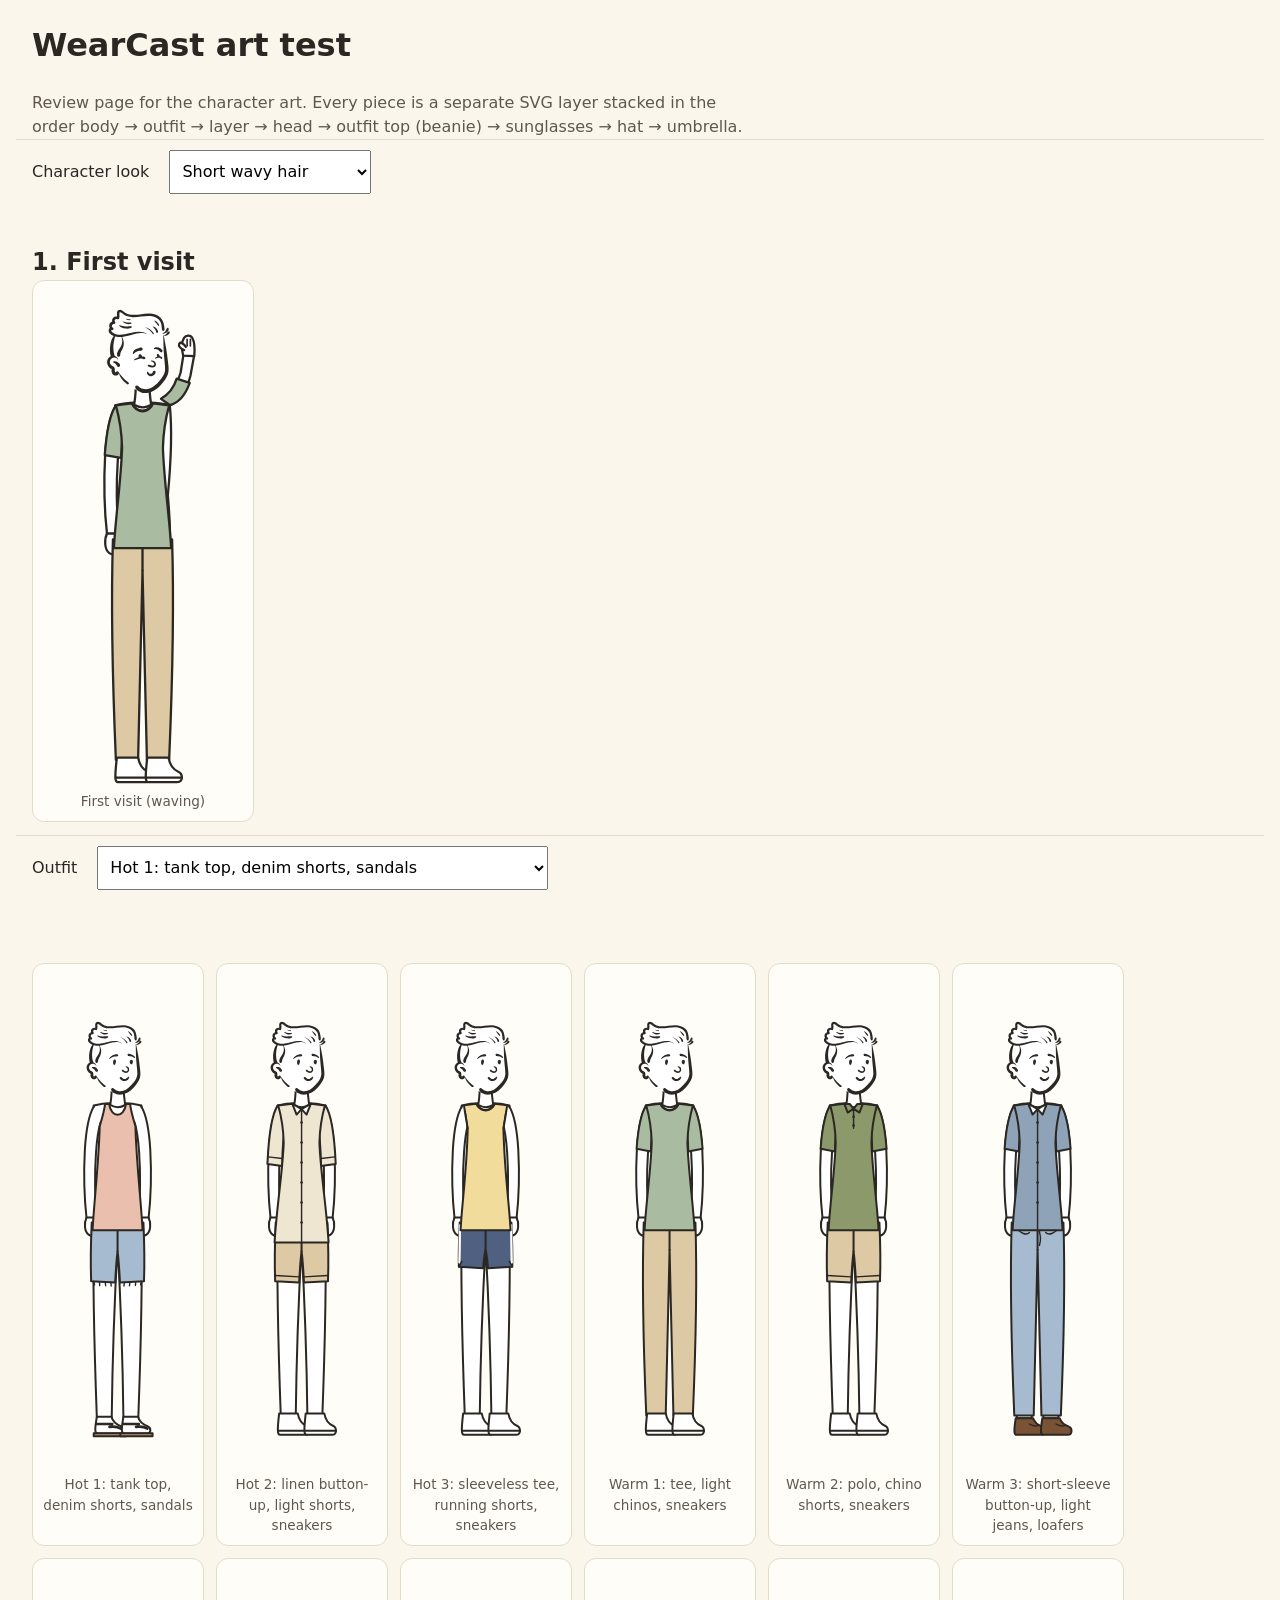
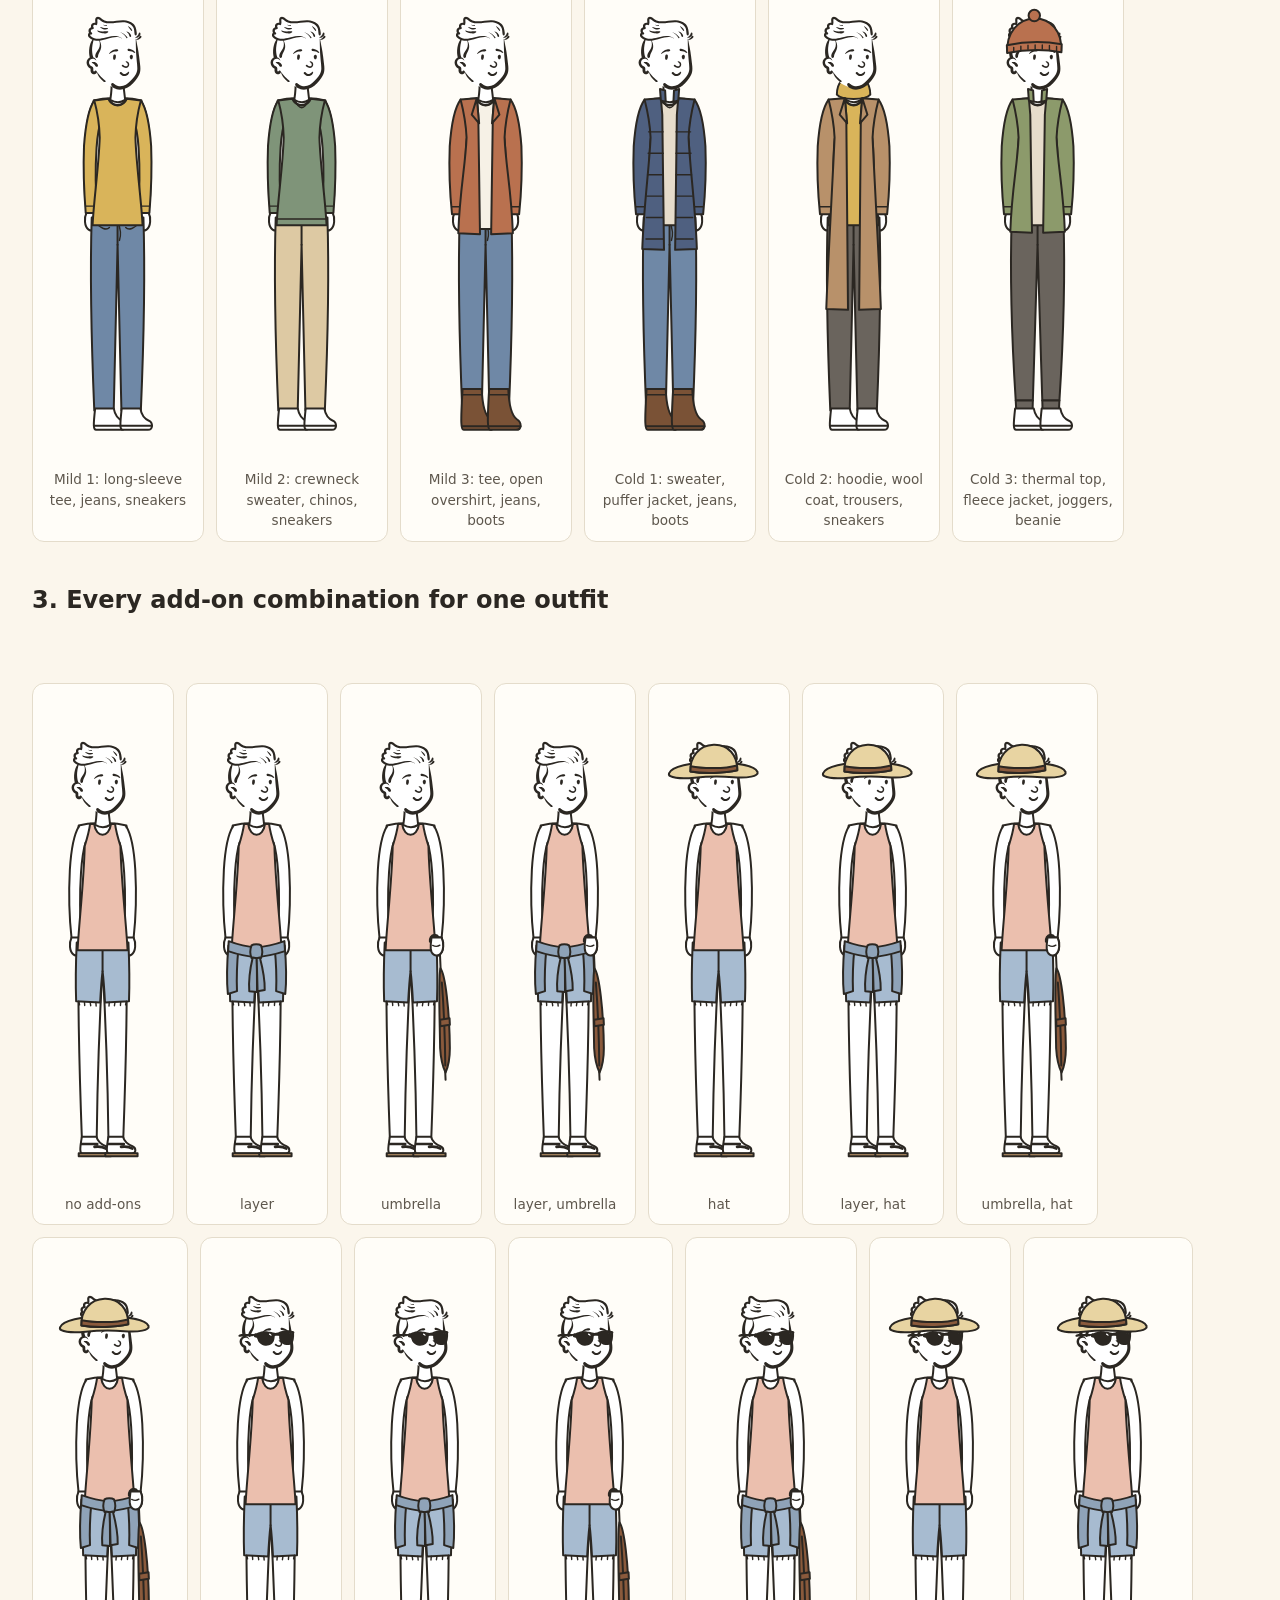
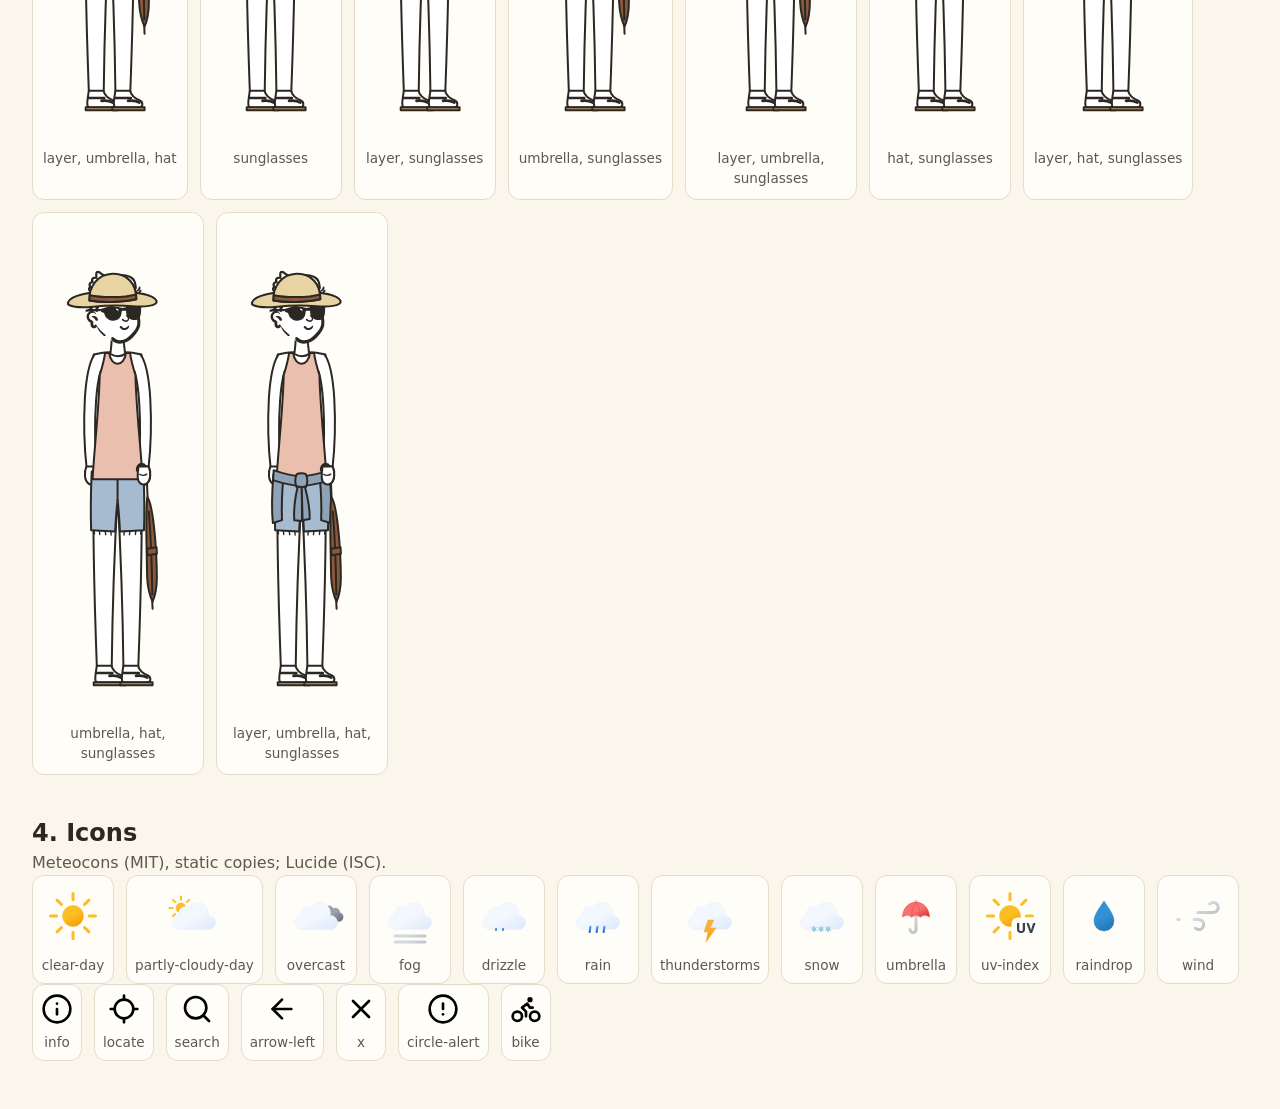
<file: art-test.html>
<!doctype html>
<html lang="en">
<head>
  <meta charset="utf-8">
  <meta name="viewport" content="width=device-width, initial-scale=1">
  <title>WearCast art test</title>
  <meta name="robots" content="noindex">
  <link rel="stylesheet" href="styles.css">
  <style>
    /* Art review page (plan CP4–CP5). Not linked from the app. */
    body { max-width: none; padding-bottom: 48px; }
    h2 { margin-top: 40px; }
    .note { color: var(--text-muted); max-width: 70ch; }
    .grid { display: flex; flex-wrap: wrap; gap: 12px; }
    figure { margin: 0; padding: 10px; background: var(--surface); border: 1px solid #e4dccb; border-radius: var(--radius); text-align: center; }
    figcaption { font-size: 0.85rem; color: var(--text-muted); max-width: 150px; margin-inline: auto; }
    /* Every character layer shares one viewBox, so stacked images line up exactly. */
    .character { position: relative; width: 120px; aspect-ratio: 840 / 3060; margin-inline: auto; }
    .character.large { width: 200px; }
    .character img { position: absolute; inset: 0; width: 100%; height: 100%; }
    .icons img { width: 64px; height: 64px; }
    .icons figure { padding: 8px; }
    .lucide img { width: 32px; height: 32px; }
    .controls { display: flex; flex-wrap: wrap; gap: 8px 20px; align-items: center; }
    .controls label { display: inline-flex; align-items: center; gap: 8px; min-height: 44px; }
    .controls input { width: 22px; height: 22px; }
    select { font: inherit; min-height: 44px; padding: 0 8px; }
  </style>
</head>
<body>
  <header class="app-header">
    <h1 class="app-name">WearCast art test</h1>
    <p class="note">Review page for the character art. Every piece is a separate SVG layer stacked in the order
      body → outfit → layer → head → outfit top (beanie) → sunglasses → hat → umbrella.</p>
  </header>

  <div class="controls">
    <label for="style-pick">Character look</label>
    <select id="style-pick">
      <option value="short">Short wavy hair</option>
      <option value="medium">Shoulder-length hair</option>
    </select>
  </div>

  <h2>1. First visit</h2>
  <div class="grid" id="wave"></div>

  <h2>2. All 12 outfits</h2>
  <div class="controls" id="addon-toggles"></div>
  <div class="grid" id="outfits"></div>

  <h2>3. Every add-on combination for one outfit</h2>
  <div class="controls">
    <label for="outfit-pick">Outfit</label>
    <select id="outfit-pick"></select>
  </div>
  <div class="grid" id="combos"></div>

  <h2>4. Icons</h2>
  <p class="note">Meteocons (MIT), static copies; Lucide (ISC).</p>
  <div class="grid icons" id="icons-meteocons"></div>
  <div class="grid icons lucide" id="icons-lucide"></div>

  <script type="module">
    const OUTFITS = {
      'hot-1': 'Hot 1: tank top, denim shorts, sandals',
      'hot-2': 'Hot 2: linen button-up, light shorts, sneakers',
      'hot-3': 'Hot 3: tee dress, sandals',
      'warm-1': 'Warm 1: tee, light chinos, sneakers',
      'warm-2': 'Warm 2: tee, mid-length skirt, sneakers',
      'warm-3': 'Warm 3: short-sleeve button-up, light jeans, loafers',
      'mild-1': 'Mild 1: long-sleeve tee, jeans, sneakers',
      'mild-2': 'Mild 2: crewneck sweater, chinos, sneakers',
      'mild-3': 'Mild 3: tee, open overshirt, jeans, boots',
      'cold-1': 'Cold 1: sweater, puffer jacket, jeans, boots',
      'cold-2': 'Cold 2: hoodie, wool coat, trousers, sneakers',
      'cold-3': 'Cold 3: thermal top, fleece jacket, joggers, beanie',
    };
    const HAS_TOP = new Set(['cold-3']); // outfits with a piece drawn above the head
    // Character looks (spec R34): the Short wavy look swaps Hot 3 and Warm 2 for its own outfits.
    const LOOKS = {
      short: { head: 'head', waveHead: 'head-wave', swaps: { 'hot-3': 'Hot 3: sleeveless tee, running shorts, sneakers', 'warm-2': 'Warm 2: polo, chino shorts, sneakers' } },
      medium: { head: 'head-medium', waveHead: 'head-medium-wave', swaps: {} },
    };
    const stylePick = document.getElementById('style-pick');
    const look = () => LOOKS[stylePick.value];
    const outfitName = (id) => look().swaps[id] ?? OUTFITS[id];
    const ADD_ONS = ['layer', 'umbrella', 'hat', 'sunglasses'];

    /** Stack the layers for one character, in drawing order. */
    function character(outfit, on = {}, size = '') {
      const files = ['body', look().swaps[outfit] ? `outfit-${outfit}-${stylePick.value}` : `outfit-${outfit}`];
      if (on.layer) files.push('layer');
      files.push(look().head);
      if (HAS_TOP.has(outfit)) files.push(`outfit-${outfit}-top`);
      if (on.sunglasses) files.push('sunglasses');
      if (on.hat) files.push('hat');
      if (on.umbrella) files.push('umbrella');
      return stack(files, size);
    }

    function stack(files, size = '') {
      const div = document.createElement('div');
      div.className = `character ${size}`;
      div.innerHTML = files.map((f) => `<img src="assets/character/${f}.svg" alt="">`).join('');
      return div;
    }

    function figure(content, caption) {
      const fig = document.createElement('figure');
      fig.append(content);
      fig.insertAdjacentHTML('beforeend', `<figcaption>${caption}</figcaption>`);
      return fig;
    }

    // 1. First visit: waving body, Warm 1 with a raised sleeve, winking head
    function drawWave() {
      document.getElementById('wave').replaceChildren(figure(stack(['body-wave', 'outfit-wave', look().waveHead], 'large'), 'First visit (waving)'));
    }

    // 2. All outfits with the chosen add-ons
    const toggles = document.getElementById('addon-toggles');
    toggles.innerHTML = ADD_ONS.map((a) => `<label><input type="checkbox" value="${a}"> ${a}</label>`).join('');
    function drawOutfits() {
      const on = Object.fromEntries([...toggles.querySelectorAll('input')].map((i) => [i.value, i.checked]));
      document.getElementById('outfits').replaceChildren(
        ...Object.keys(OUTFITS).map((id) => figure(character(id, on), outfitName(id))),
      );
    }
    toggles.addEventListener('change', drawOutfits);

    // 3. All 16 add-on combinations for one outfit
    const pick = document.getElementById('outfit-pick');
    function drawCombos() {
      const figures = [];
      for (let mask = 0; mask < 16; mask++) {
        const on = Object.fromEntries(ADD_ONS.map((a, i) => [a, Boolean(mask & (1 << i))]));
        figures.push(figure(character(pick.value, on), ADD_ONS.filter((a) => on[a]).join(', ') || 'no add-ons'));
      }
      document.getElementById('combos').replaceChildren(...figures);
    }
    pick.addEventListener('change', drawCombos);

    function drawAll() {
      pick.innerHTML = Object.keys(OUTFITS).map((id) => `<option value="${id}"${id === pick.value ? ' selected' : ''}>${outfitName(id)}</option>`).join('');
      drawWave();
      drawOutfits();
      drawCombos();
    }
    stylePick.addEventListener('change', drawAll);
    drawAll();

    // 4. Icons
    const icon = (src, name) => figure(Object.assign(document.createElement('img'), { src, alt: '' }), name);
    const METEOCONS = ['clear-day', 'partly-cloudy-day', 'overcast', 'fog', 'drizzle', 'rain', 'thunderstorms', 'snow', 'umbrella', 'uv-index', 'raindrop', 'wind'];
    document.getElementById('icons-meteocons').append(...METEOCONS.map((n) => icon(`assets/icons/meteocons/${n}.svg`, n)));
    const LUCIDE = ['info', 'locate', 'search', 'arrow-left', 'x', 'circle-alert', 'bike'];
    document.getElementById('icons-lucide').append(...LUCIDE.map((n) => icon(`assets/icons/lucide/${n}.svg`, n)));
  </script>
</body>
</html>
</file>
<file: styles.css>
/* WearCast: soft neutral direction (R32).
   Contrast on --bg, checked at CP1: --text 13.8:1, --text-muted 6.6:1, --accent 5.4:1, --line 3.2:1. */
:root {
  --bg: #fbf6ec;          /* cream */
  --surface: #fffdf8;     /* cards and tiles */
  --text: #2b2722;
  --text-muted: #5e574d;
  --accent: #8a5a3c;      /* muted clay: selected states, links, focus */
  --line: #948a7c;        /* control borders (3:1 minimum) */
  --soft-line: #e4dccb;   /* decorative card edges only */

  --font: system-ui, -apple-system, "Segoe UI", Roboto, "Helvetica Neue", Arial, sans-serif;
  --radius: 12px;
  --gap: 16px;
  --target: 44px;         /* minimum touch target (R30) */
}

*,
*::before,
*::after {
  box-sizing: border-box;
}

html {
  -webkit-text-size-adjust: 100%;
}

body {
  margin: 0;
  min-height: 100vh;
  min-height: 100dvh;
  background: var(--bg);
  color: var(--text);
  font-family: var(--font);
  font-size: 1rem;
  line-height: 1.5;
  padding: 0 max(var(--gap), env(safe-area-inset-right, 0px)) 0 max(var(--gap), env(safe-area-inset-left, 0px));
}

[hidden] {
  display: none !important;
}

a {
  color: var(--accent);
}

p,
h2,
ul {
  margin: 0;
}

button,
input {
  font: inherit;
  color: inherit;
}

:focus-visible {
  outline: 3px solid var(--accent);
  outline-offset: 2px;
}

/* Hidden visually but still read by screen readers. */
.visually-hidden {
  position: absolute;
  width: 1px;
  height: 1px;
  margin: -1px;
  padding: 0;
  overflow: hidden;
  clip: rect(0 0 0 0);
  white-space: nowrap;
  border: 0;
}

/* Test forecast banner (R33): dark on cream-yellow so it can't be missed. */
.test-banner {
  margin: var(--gap) 0 0;
  padding: 8px 12px;
  border: 2px dashed var(--text);
  border-radius: var(--radius);
  background: #f6e7b0;
  color: var(--text);
  font-weight: 600;
  text-align: center;
}

.label {
  color: var(--text-muted);
  font-size: 0.875rem;
}

.icon-button {
  display: inline-grid;
  place-items: center;
  min-width: var(--target);
  min-height: var(--target);
  padding: 0;
  border: 1px solid var(--line);
  border-radius: 50%;
  background: var(--surface);
  cursor: pointer;
}

.icon-button img {
  width: 22px;
  height: 22px;
}

/* ---------- Main, phone (below 768 px) ---------- */

.main-screen {
  position: relative;
  display: flex;
  flex-direction: column;
  min-height: 100vh;
  min-height: 100dvh;
}

.brand {
  display: none; /* laptop header only */
}

/* Context: location, date, Now/Forecast, units, source (R10). Right padding leaves room for ⓘ. */
.context {
  padding-top: max(12px, env(safe-area-inset-top, 0px));
  padding-right: 56px;
}

.info-open {
  position: absolute;
  top: max(12px, env(safe-area-inset-top, 0px));
  right: 0;
}

.place {
  font-size: 1.375rem;
  font-weight: 700;
  line-height: 1.2;
}

.context-line {
  display: flex;
  flex-wrap: wrap;
  align-items: center;
  gap: 4px 10px;
  color: var(--text-muted);
}

/* No date yet (first visit, loading, error): drop the empty slot so "°F · mph" lines up */
#date-label:empty {
  display: none;
}

.tag {
  padding: 0 8px;
  border: 1px solid var(--accent);
  border-radius: 999px;
  color: var(--accent);
  font-size: 0.8125rem;
  font-weight: 600;
}

.source {
  font-size: 0.8125rem;
  color: var(--text-muted);
}

.content {
  flex: 1;
  display: flex;
  flex-direction: column;
  gap: var(--gap);
  padding-block: 12px var(--gap);
}

/* Character card: the largest element, fully above the fold at 390×844 (R12) */
.character-card {
  display: flex;
  justify-content: center;
  padding: 12px var(--gap);
  background: var(--surface);
  border: 1px solid var(--soft-line);
  border-radius: var(--radius);
}

/* ---------- Character style choice (R34) ---------- */

.character-card {
  position: relative;
}

/* Small switch in the card's top-right corner */
.style-switch {
  position: absolute;
  top: 8px;
  right: 8px;
  display: flex;
  gap: 6px;
}

.style-choice {
  display: flex;
  justify-content: center;
  gap: 12px;
}

.style-button {
  position: relative;
  overflow: hidden;
  padding: 0;
  border: 1px solid var(--line);
  border-radius: 10px;
  background: var(--surface);
  cursor: pointer;
}

.style-button.small {
  width: 48px;
  height: 56px;
}

.style-button.large {
  width: 76px;
  height: 88px;
}

/* Selected look: thick clay border, not colour alone (the border width changes too) */
.style-button[aria-pressed="true"] {
  border: 3px solid var(--accent);
}

/* Head-and-shoulders crop of the full figure: the stack is drawn larger than the button and offset */
.style-preview {
  position: absolute;
  left: -6px;
  top: -6px;
  width: 64px;
  aspect-ratio: 840 / 3060;
}

.style-button.large .style-preview {
  left: -8px;
  top: -9px;
  width: 98px;
}

.style-preview img {
  position: absolute;
  inset: 0;
  width: 100%;
  height: 100%;
}

.character {
  position: relative;
  height: clamp(220px, 46dvh, 460px);
  aspect-ratio: 840 / 3060; /* the shared viewBox of every character layer */
}

.character img {
  position: absolute;
  inset: 0;
  width: 100%;
  height: 100%;
}

.recommendation {
  font-size: 1.0625rem;
  font-weight: 600;
  text-align: center;
  margin-top: -4px;
}

/* Weather details (R13) */
.feels {
  display: flex;
  align-items: center;
  gap: 12px;
}

.condition-icon {
  width: 64px;
  height: 64px;
  flex: none;
}

.feels-range {
  font-size: 1.75rem;
  font-weight: 700;
  line-height: 1.1;
}

.tiles {
  display: grid;
  grid-template-columns: repeat(3, 1fr);
  gap: 8px;
  margin-top: 12px;
  padding: 0;
  list-style: none;
}

.tile {
  display: flex;
  flex-direction: column;
  padding: 8px 10px;
  background: var(--surface);
  border: 1px solid var(--soft-line);
  border-radius: var(--radius);
}

.tile .value {
  font-weight: 600;
}

/* Reminders (R15, R17) */
.reminders h2 {
  font-size: 1.0625rem;
  margin-bottom: 8px;
}

.reminder-count {
  margin-left: 6px;
  color: var(--text-muted);
  font-size: 0.875rem;
  font-weight: 400;
}

.reminder-list {
  display: grid;
  gap: 8px;
  padding: 0;
  list-style: none;
}

/* Each reminder row is a checkbox label: one tap target, at least 44 px tall (R16, R30) */
.reminder {
  display: flex;
  align-items: center;
  gap: 10px;
  min-height: var(--target);
  padding: 6px 10px;
  background: var(--surface);
  border: 1px solid var(--soft-line);
  border-radius: var(--radius);
  cursor: pointer;
}

.reminder input {
  flex: none;
  width: 24px;
  height: 24px;
  margin: 0;
  accent-color: var(--accent);
  cursor: pointer;
}

.reminder img {
  width: 36px;
  height: 36px;
  flex: none;
}

/* Ticked: muted and struck through, so the remaining items stand out */
.reminder:has(input:checked) .reminder-text {
  color: var(--text-muted);
  text-decoration: line-through;
}

.reminder-none {
  color: var(--text-muted);
}

/* Bottom controls: stay in thumb reach while the content scrolls (R30).
   They come first in the markup (focus order), so order: 1 draws them after the content. */
.controls {
  order: 1;
  position: sticky;
  bottom: 0;
  display: grid;
  gap: 8px;
  margin-inline: calc(-1 * max(var(--gap), env(safe-area-inset-left, 0px)));
  padding: 10px max(var(--gap), env(safe-area-inset-left, 0px)) max(10px, env(safe-area-inset-bottom, 0px));
  background: var(--bg);
  border-top: 1px solid var(--soft-line);
}

.search {
  display: flex;
  gap: 8px;
}

::placeholder {
  color: var(--text-muted); /* 6.6:1 on the field, above the browser default's 4.5:1 */
  opacity: 1;
}

.search input {
  flex: 1;
  min-width: 0;
  min-height: var(--target);
  padding: 0 14px;
  border: 1px solid var(--line);
  border-radius: 999px;
  background: var(--surface);
}

.day-strip {
  display: grid;
  grid-template-columns: repeat(7, minmax(var(--target), 1fr));
  gap: 4px;
  overflow-x: auto; /* only below about 340 px, so targets stay 44 px */
}

.day-strip button,
.window-toggle button {
  min-height: var(--target);
  border: 1px solid var(--line);
  border-radius: 10px;
  background: var(--surface);
  cursor: pointer;
}

.day-strip button {
  display: flex;
  flex-direction: column;
  align-items: center;
  padding: 4px 0;
  font-size: 0.8125rem;
  line-height: 1.2;
}

.day-name {
  display: flex;
  flex-direction: column;
  align-items: center;
}

.day-num {
  font-weight: 700;
  font-size: 1rem;
}

/* Icon and feels-like range appear on the laptop week strip only */
.day-icon,
.day-range {
  display: none;
}

/* The locate button is icon-only on phone; its text stays available to screen readers */
.locate-label {
  position: absolute;
  width: 1px;
  height: 1px;
  overflow: hidden;
  clip: rect(0 0 0 0);
  white-space: nowrap;
}

.window-toggle {
  display: grid;
  grid-template-columns: 1fr 1fr;
  gap: 4px;
}

.window-toggle button {
  font-weight: 600;
}

/* Selected date and window: filled accent, not colour alone (also bold and outlined) */
.day-strip button[aria-pressed="true"],
.window-toggle button[aria-pressed="true"] {
  background: var(--accent);
  border-color: var(--accent);
  color: #ffffff;
  font-weight: 700;
}

/* ---------- States: loading, error, ended window, first visit (R9, R21, R23, R25) ---------- */

.status-panel {
  display: flex;
  flex-direction: column;
  align-items: center;
  gap: 10px;
  text-align: center;
}

/* Error and ended window replace the character, so the panel becomes the card */
.status-panel[data-status="error"],
.status-panel[data-status="windowEnded"] {
  padding: 32px var(--gap);
  background: var(--surface);
  border: 1px solid var(--soft-line);
  border-radius: var(--radius);
}

.status-icon {
  width: 48px;
  height: 48px;
}

.status-title {
  font-size: 1.25rem;
  font-weight: 700;
  max-width: 30ch;
}

.status-text {
  color: var(--text-muted);
  max-width: 36ch;
}

.status-actions {
  display: flex;
  flex-wrap: wrap;
  justify-content: center;
  gap: 8px;
  margin-top: 4px;
}

.button {
  min-height: var(--target);
  padding: 0 20px;
  border: 1px solid var(--line);
  border-radius: 999px;
  background: var(--surface);
  font-weight: 600;
  cursor: pointer;
}

.button.primary {
  background: var(--accent);
  border-color: var(--accent);
  color: #ffffff;
}

/* Loading: the character as a greyed outline and placeholder bars (R21) */
.character-card.is-loading .character {
  filter: grayscale(1);
  opacity: 0.35;
}

.placeholder-bars {
  display: grid;
  gap: 10px;
  width: min(100%, 320px);
}

.placeholder-bars span {
  height: 14px;
  border-radius: 999px;
  background: var(--soft-line);
}

.placeholder-bars span:last-child {
  width: 60%;
  justify-self: center;
}

/* ---------- Explanations in context (R35) ---------- */

.window-label {
  font-weight: 600;
  color: var(--text);
}

.basis {
  margin-top: -8px;
  font-size: 0.875rem;
  color: var(--text-muted);
  text-align: center;
}

.basis a,
.location-note a {
  display: inline-block;
  padding-block: 12px; /* a 44 px tall tap target around a short link */
  margin-block: -12px;
  font-weight: 600;
}

.location-note {
  margin: 10px 4px 0;
  font-size: 0.875rem;
  color: var(--text-muted);
  max-width: 44ch;
}

/* Day and Evening show their hours under the name */
.window-toggle button {
  display: flex;
  flex-direction: column;
  align-items: center;
  justify-content: center;
  line-height: 1.15;
  padding-block: 4px;
}

.window-hours {
  font-size: 0.75rem;
  font-weight: 400;
}

/* Info → Privacy: each part leads with a one-line summary */
.privacy-summary {
  font-weight: 600;
}

/* ---------- Location notice (R5, R22) ---------- */

.notice {
  padding: 12px 14px;
  background: var(--surface);
  border: 1px solid var(--line);
  border-left: 6px solid var(--accent);
  border-radius: var(--radius);
  font-weight: 600;
}

/* ---------- Search sheet (R3) ---------- */

.sheet {
  /* Phone: a bottom sheet over a dimmed page */
  position: fixed;
  inset: auto 0 0 0;
  width: 100%;
  max-width: 100%;
  max-height: 80dvh;
  margin: 0;
  padding: 8px var(--gap) max(var(--gap), env(safe-area-inset-bottom, 0px));
  overflow-y: auto;
  border: 0;
  border-radius: 20px 20px 0 0;
  background: var(--bg);
  color: var(--text);
  box-shadow: 0 -4px 24px rgb(43 39 34 / 0.18);
}

.sheet::backdrop {
  background: rgb(43 39 34 / 0.35);
}

.sheet-handle {
  width: 44px;
  height: 5px;
  margin: 0 auto 12px;
  border-radius: 999px;
  background: var(--line);
}

.sheet-search {
  display: flex;
  gap: 8px;
}

.sheet-search input {
  flex: 1;
  min-width: 0;
  min-height: var(--target);
  padding: 0 14px;
  border: 1px solid var(--line);
  border-radius: 999px;
  background: var(--surface);
}

.sheet-message {
  margin: 12px 4px 4px;
  color: var(--text-muted);
}

.sheet-results {
  padding: 0;
  list-style: none;
}

.sheet-results button,
.sheet-locate {
  display: flex;
  align-items: center;
  gap: 10px;
  width: 100%;
  min-height: 52px;
  padding: 0 4px;
  border: 0;
  border-bottom: 1px solid var(--soft-line);
  background: none;
  text-align: left;
  font-weight: 600;
  cursor: pointer;
}

.sheet-results button:hover,
.sheet-locate:hover {
  background: var(--surface);
}

.sheet-locate {
  border-bottom: 0;
}

/* "Use my location" and its note stay pinned at the sheet's bottom edge while matches scroll */
.sheet-footer {
  position: sticky;
  bottom: calc(-1 * max(var(--gap), env(safe-area-inset-bottom, 0px)));
  margin: 4px calc(-1 * var(--gap)) 0;
  padding: 4px var(--gap) max(var(--gap), env(safe-area-inset-bottom, 0px));
  background: var(--bg);
  border-top: 1px solid var(--soft-line);
}

.sheet-locate img {
  width: 22px;
  height: 22px;
}

/* ---------- Info (R20) ---------- */

.info-screen {
  display: grid;
  grid-template-columns: auto 1fr;
  grid-template-areas:
    "header  title"
    "content content";
  align-items: center;
  column-gap: 12px;
  padding-block: max(12px, env(safe-area-inset-top, 0px)) 48px;
}

.info-header {
  grid-area: header;
}

.info-header .brand {
  display: none; /* laptop only */
}

.info-title {
  grid-area: title;
  font-size: 1.25rem;
}

.back-button {
  display: inline-flex;
  align-items: center;
  gap: 6px;
  min-height: var(--target);
  padding: 0 14px 0 8px;
  border: 1px solid var(--line);
  border-radius: 999px;
  background: var(--surface);
  cursor: pointer;
  font-weight: 600;
}

.back-button img {
  width: 20px;
  height: 20px;
}

.laptop-only {
  display: none;
}

.info-nav {
  display: none; /* laptop only */
}

.info-content {
  grid-area: content;
  max-width: 70ch;
  margin-top: 12px;
  border-top: 1px solid var(--soft-line);
}

.info-content section {
  padding-top: 20px;
}

.info-content h3 {
  margin: 0 0 6px;
  font-size: 1.125rem;
  scroll-margin-top: 16px;
}

.info-content h4 {
  margin: 14px 0 6px;
  font-size: 1rem;
}

.info-content p,
.info-content ul {
  margin: 0 0 10px;
}

.info-content ul {
  padding-left: 1.2em;
}

.info-content li {
  margin-bottom: 8px;
}

.safety-note {
  margin-top: 16px !important;
  padding: 12px 14px;
  background: var(--surface);
  border: 1px solid var(--line);
  border-left: 6px solid var(--accent);
  border-radius: var(--radius);
  font-weight: 600;
}

/* Tables scroll inside their own box on narrow screens, so the page never scrolls sideways (R31) */
.table-wrap {
  overflow-x: auto;
  margin-bottom: 10px;
}

table {
  width: 100%;
  min-width: 480px;
  border-collapse: collapse;
  font-size: 0.9375rem;
}

th,
td {
  padding: 8px 10px;
  border-bottom: 1px solid var(--soft-line);
  text-align: left;
  vertical-align: top;
}

th {
  font-weight: 700;
  background: var(--surface);
}

/* ---------- Laptop layout, 768 px and up (R29) ----------
   Same markup as phone. .controls dissolves so its search, strip and toggle can sit in the header
   and week-strip rows; the content area becomes character left, details right (R12). */
@media (min-width: 768px) {
  body {
    max-width: 1320px;
    margin-inline: auto;
    padding-inline: 32px;
  }

  .main-screen {
    display: grid;
    grid-template-columns: auto minmax(220px, 400px) 1fr auto auto;
    grid-template-areas:
      "brand   search  .       toggle  info"
      "context context context context context"
      "strip   strip   strip   strip   strip"
      "content content content content content";
    grid-template-rows: auto auto auto 1fr;
    column-gap: var(--gap);
    align-items: center;
  }

  /* Header bar rule under the first row */
  .main-screen::before {
    content: "";
    grid-row: 1;
    grid-column: 1 / -1;
    align-self: stretch;
    border-bottom: 1px solid var(--soft-line);
  }

  .brand {
    display: block;
    grid-area: brand;
    padding-block: 14px;
    font-size: 1.5rem;
    font-weight: 700;
    letter-spacing: -0.01em;
  }

  .controls {
    display: contents; /* a plain div with no role, so nothing is lost for screen readers */
  }

  .search {
    grid-area: search;
  }


  .window-toggle {
    grid-area: toggle;
    width: 220px;
  }

  .info-open {
    position: static;
    grid-area: info;
  }

  .context {
    grid-area: context;
    display: flex;
    flex-wrap: wrap;
    align-items: baseline;
    gap: 4px 16px;
    padding: 20px 0 10px;
  }

  .place {
    font-size: 1.5rem;
  }

  /* Week strip: icon and feels-like high/low per day for the selected window (R7) */
  .day-strip {
    grid-area: strip;
    grid-template-columns: repeat(7, minmax(0, 1fr));
    gap: 8px;
    overflow: visible;
  }

  .day-strip button {
    flex-direction: row;
    justify-content: center;
    flex-wrap: wrap;
    gap: 2px 8px;
    padding: 8px 6px;
    font-size: 0.875rem;
  }

  .day-name {
    flex-direction: row;
    gap: 4px;
    width: 100%;
    justify-content: center;
  }

  .day-name .day-num {
    font-size: 0.875rem;
  }

  .day-icon {
    display: block;
    width: 36px;
    height: 36px;
  }

  .day-range {
    display: block;
    align-self: center;
    font-weight: 600;
  }

  .content {
    grid-area: content;
    display: grid;
    grid-template-columns: minmax(300px, 5fr) 7fr;
    grid-template-rows: auto auto auto auto 1fr;
    grid-template-areas:
      "character recommendation"
      "character basis"
      "character weather"
      "character reminders"
      "character .";
    gap: var(--gap) 32px;
    align-items: start;
    padding-block: 20px 32px;
  }

  .character-card {
    grid-area: character;
    padding-block: 24px;
  }

  /* Fits the character in a 1440×900 window without scrolling (R12) */
  .character {
    height: clamp(360px, calc(100dvh - 400px), 640px);
  }

  /* States sit in the right column on laptop, beside the character (or alone when there is none) */
  .status-panel {
    grid-area: recommendation;
    align-items: flex-start;
    text-align: left;
  }

  .status-actions {
    justify-content: flex-start;
  }

  .basis {
    grid-area: basis;
    margin-top: -8px;
    text-align: left;
  }

  .recommendation {
    grid-area: recommendation;
    margin-top: 8px;
    font-size: 1.375rem;
    text-align: left;
  }

  .weather {
    grid-area: weather;
    display: flex;
    flex-wrap: wrap;
    align-items: center;
    gap: var(--gap) 24px;
    padding: var(--gap);
    background: var(--surface);
    border: 1px solid var(--soft-line);
    border-radius: var(--radius);
  }

  .tiles {
    flex: 1;
    min-width: 280px;
    margin-top: 0;
  }

  .reminders {
    grid-area: reminders;
  }

  /* Two columns of reminders only when each column has room */
  .reminder-list {
    grid-template-columns: repeat(auto-fill, minmax(280px, 1fr));
  }
}

/* Laptop Info: WearCast and ✕ Close in a header bar, "On this page" list beside the content */
@media (min-width: 768px) {
  .info-screen {
    grid-template-columns: 220px minmax(0, 1fr);
    grid-template-areas:
      "header header"
      "nav    title"
      "nav    content";
    align-items: start;
    column-gap: 48px;
    padding-top: 0;
  }

  /* Header bar: WearCast left, ✕ Close right, with a rule beneath */
  .info-header {
    display: flex;
    align-items: center;
    justify-content: space-between;
    border-bottom: 1px solid var(--soft-line);
  }

  .info-header .brand {
    display: block;
    padding-block: 14px;
    font-size: 1.5rem;
    font-weight: 700;
  }

  .info-title {
    margin-top: 24px;
    font-size: 1.75rem;
  }

  .phone-only {
    display: none;
  }

  .laptop-only {
    display: inline;
  }

  .info-nav {
    grid-area: nav;
    display: block;
    position: sticky;
    top: 16px;
    align-self: start;
    padding-top: 20px;
  }

  .info-nav-title {
    margin-bottom: 8px;
    color: var(--text-muted);
    font-size: 0.875rem;
    font-weight: 600;
  }

  .info-nav ul {
    padding: 0;
    list-style: none;
    border-left: 2px solid var(--soft-line);
  }

  .info-nav a {
    display: flex;
    align-items: center;
    min-height: var(--target);
    padding: 4px 12px;
    color: var(--text);
    text-decoration: none;
  }

  .info-nav a:hover {
    color: var(--accent);
    text-decoration: underline;
  }

  .info-content {
    margin-top: 0;
    border-top: 0;
  }
}

/* Laptop: the sheet becomes a panel under the header search field (spec: States, laptop) */
@media (min-width: 768px) {
  .sheet {
    inset: var(--sheet-top, 72px) auto auto var(--sheet-left, 32px);
    width: min(420px, calc(100vw - 64px));
    max-height: min(70dvh, 560px);
    padding: var(--gap);
    border: 1px solid var(--line);
    border-radius: var(--radius);
    box-shadow: 0 8px 32px rgb(43 39 34 / 0.18);
  }

  .sheet::backdrop {
    background: rgb(43 39 34 / 0.12);
  }

  .sheet-handle {
    display: none;
  }
}

/* Wide laptop: room for the "Use my location" text in the header (per the laptop drawing) */
@media (min-width: 1024px) {
  .locate-button {
    display: inline-flex;
    gap: 8px;
    padding: 0 16px 0 12px;
    border-radius: 999px;
    white-space: nowrap;
  }

  .locate-label {
    position: static;
    width: auto;
    height: auto;
    overflow: visible;
    clip: auto;
    font-weight: 600;
  }
}

@media (prefers-reduced-motion: reduce) {
  *,
  *::before,
  *::after {
    animation-duration: 0.01ms !important;
    transition-duration: 0.01ms !important;
  }
}
</file>
